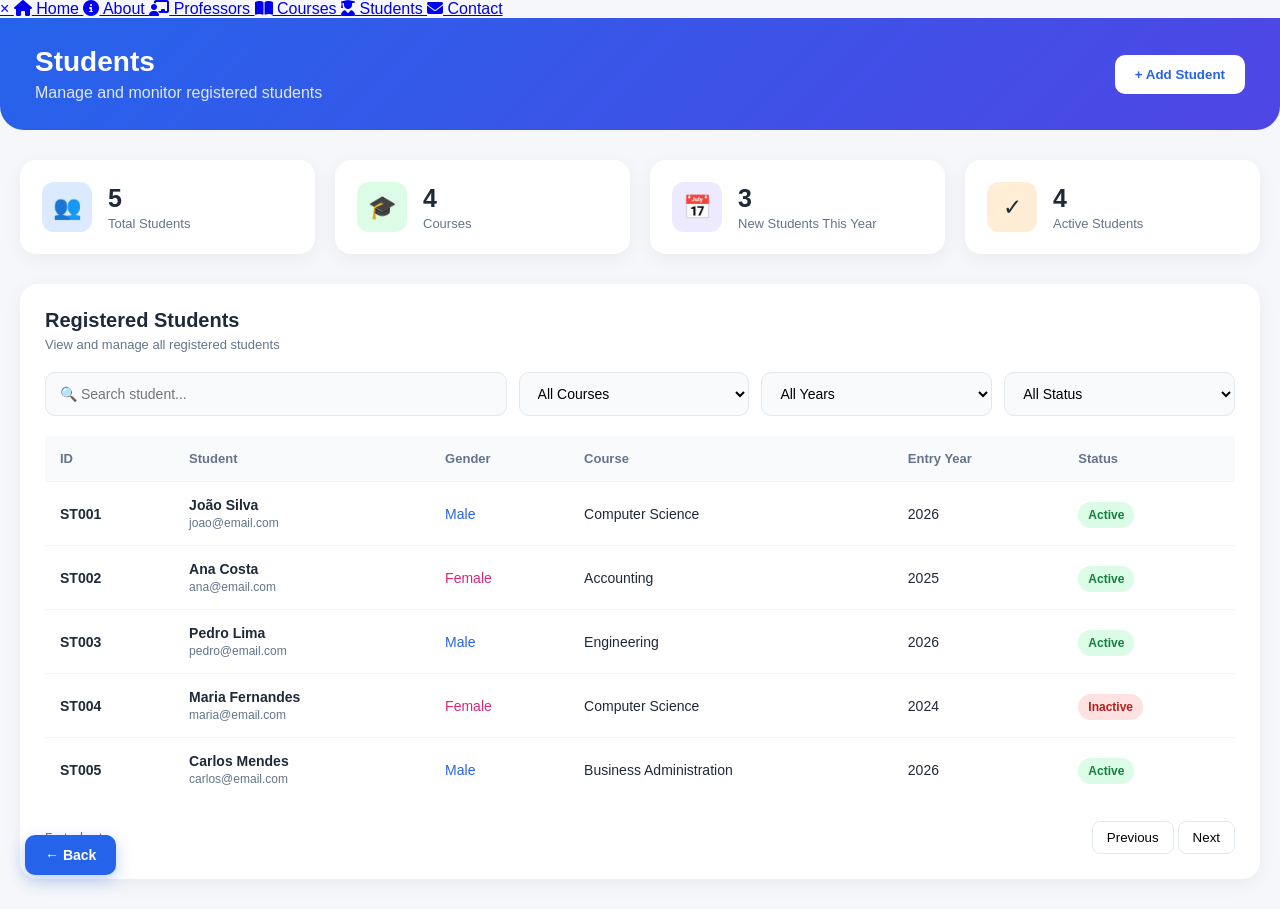
<file: students.html>
<!DOCTYPE html>
<html lang="pt">

<head>

<link rel="stylesheet"
      href="https://cdnjs.cloudflare.com/ajax/libs/font-awesome/6.5.2/css/all.min.css">

    <meta charset="UTF-8">
    <meta name="viewport" content="width=device-width, initial-scale=1.0">

    <title>Students | Student Management</title>

    <!-- CSS -->
    <link rel="stylesheet" href="students.css">
</head>

<body>


<body>

    <!-- ================= SIDE MENU ================= -->

    <div id="menu" class="sidebar">

        <!-- CLOSE -->
        <a href="javascript:void(0)"
           class="closebtn"
           onclick="fecharMenu()">
            &times;
        </a>


        <!-- HOME -->
        <a href="index.html">
            <i class="fa-solid fa-house"></i>
            Home
        </a>


        <!-- ABOUT -->
        <a href="#" onclick="abrirAbout()">
            <i class="fa-solid fa-circle-info"></i>
            About
        </a>


        <!-- PROFESSORS -->
        <a href="#">
            <i class="fa-solid fa-chalkboard-user"></i>
            Professors
        </a>


        <!-- COURSES -->
        <a href="#">
            <i class="fa-solid fa-book-open"></i>
            Courses
        </a>


        <!-- STUDENTS -->
        <a href="students.html" class="active-menu">
            <i class="fa-solid fa-user-graduate"></i>
            Students
        </a>


        <!-- CONTACT -->
        <a href="#">
            <i class="fa-solid fa-envelope"></i>
            Contact
        </a>

    </div>

    <!-- HEADER -->
    <header class="header">

        <div class="header-content">

            <div>
                <h1>Students</h1>
                <p>Manage and monitor registered students</p>
            </div>

            <button class="add-btn">
                + Add Student
            </button>

        </div>

    </header>


    <!-- MAIN -->
    <main class="container">


        <!-- STATISTICS -->
        <section class="cards">

            <div class="card">

                <div class="card-icon blue">
                    👥
                </div>

                <div>
                    <h2 id="totalStudents">0</h2>
                    <p>Total Students</p>
                </div>

            </div>


            <div class="card">

                <div class="card-icon green">
                    🎓
                </div>

                <div>
                    <h2 id="totalCourses">0</h2>
                    <p>Courses</p>
                </div>

            </div>


            <div class="card">

                <div class="card-icon purple">
                    📅
                </div>

                <div>
                    <h2 id="thisYear">0</h2>
                    <p>New Students This Year</p>
                </div>

            </div>


            <div class="card">

                <div class="card-icon orange">
                    ✓
                </div>

                <div>
                    <h2 id="activeStudents">0</h2>
                    <p>Active Students</p>
                </div>

            </div>

        </section>



        <!-- STUDENTS TABLE -->
        <section class="table-container">

            <div class="table-header">

                <div>
                    <h2>Registered Students</h2>
                    <p>View and manage all registered students</p>
                </div>

            </div>


            <!-- FILTERS -->

            <div class="filters">

                <input
                    type="text"
                    id="search"
                    placeholder="🔍 Search student..."
                >


                <select id="courseFilter">

                    <option value="">
                        All Courses
                    </option>

                </select>


                <select id="yearFilter">

                    <option value="">
                        All Years
                    </option>

                </select>


                <select id="statusFilter">

                    <option value="">
                        All Status
                    </option>

                    <option value="Active">
                        Active
                    </option>

                    <option value="Inactive">
                        Inactive
                    </option>

                </select>

            </div>



            <!-- TABLE -->

            <div class="table-wrapper">

                <table>

                    <thead>

                        <tr>

                            <th>ID</th>

                            <th>Student</th>

                            <th>Gender</th>

                            <th>Course</th>

                            <th>Entry Year</th>

                            <th>Status</th>

                        </tr>

                    </thead>


                    <tbody id="studentTable">

                    </tbody>

                </table>

            </div>



            <!-- PAGINATION -->

            <div class="pagination">

                <span id="resultCount">
                    0 students
                </span>

                <div>

                    <button>
                        Previous
                    </button>

                    <button>
                        Next
                    </button>

                </div>

            </div>

        </section>

    </main>


    <!-- JAVASCRIPT -->
    <script src="students.js"></script>


    <!-- BACK BUTTON -->
<a href="index.html" class="back-btn">
    ← Back
</a>
</body>


</html>
</file>
<file: students.css>
/* ================================
   GENERAL
================================ */

* {
    margin: 0;
    padding: 0;
    box-sizing: border-box;
    font-family: "Inter", Arial, sans-serif;
}

body {
    background: #f5f7fb;
    color: #1e293b;
}


/* ================================
   HEADER
================================ */

.header {
    background: linear-gradient(
        135deg,
        #2563eb,
        #4f46e5
    );

    color: white;

    padding: 28px 35px;

    border-radius: 0 0 24px 24px;
}


.header-content {
    max-width: 1400px;
    margin: auto;

    display: flex;
    justify-content: space-between;
    align-items: center;
}


.header h1 {
    font-size: 28px;
    margin-bottom: 6px;
}


.header p {
    opacity: 0.85;
}


/* ADD BUTTON */

.add-btn {
    border: none;

    background: white;
    color: #2563eb;

    padding: 12px 20px;

    border-radius: 10px;

    font-weight: bold;

    cursor: pointer;

    transition: 0.2s;
}


.add-btn:hover {
    transform: translateY(-2px);

    box-shadow:
        0 8px 20px rgba(0, 0, 0, 0.15);
}



/* ================================
   MAIN
================================ */

.container {
    max-width: 1400px;

    margin: 30px auto;

    padding: 0 20px;
}



/* ================================
   STATISTICS CARDS
================================ */

.cards {

    display: grid;

    grid-template-columns:
        repeat(4, 1fr);

    gap: 20px;

    margin-bottom: 30px;
}


.card {

    background: white;

    padding: 22px;

    border-radius: 16px;

    box-shadow:
        0 5px 20px rgba(0, 0, 0, 0.05);

    display: flex;

    align-items: center;

    gap: 16px;
}


.card-icon {

    width: 50px;
    height: 50px;

    border-radius: 12px;

    display: flex;

    align-items: center;
    justify-content: center;

    font-size: 23px;
}


.blue {
    background: #dbeafe;
}


.green {
    background: #dcfce7;
}


.purple {
    background: #ede9fe;
}


.orange {
    background: #ffedd5;
}


.card h2 {
    font-size: 25px;
}


.card p {
    color: #64748b;

    font-size: 13px;

    margin-top: 3px;
}



/* ================================
   TABLE CONTAINER
================================ */

.table-container {

    background: white;

    border-radius: 18px;

    padding: 25px;

    box-shadow:
        0 5px 20px rgba(0, 0, 0, 0.05);
}


.table-header {

    display: flex;

    justify-content: space-between;

    align-items: center;

    margin-bottom: 20px;
}


.table-header h2 {
    font-size: 20px;
}


.table-header p {
    color: #64748b;

    font-size: 13px;

    margin-top: 5px;
}



/* ================================
   FILTERS
================================ */

.filters {

    display: grid;

    grid-template-columns:
        2fr 1fr 1fr 1fr;

    gap: 12px;

    margin-bottom: 20px;
}


.filters input,
.filters select {

    padding: 12px 14px;

    border: 1px solid #e2e8f0;

    border-radius: 10px;

    outline: none;

    background: #f8fafc;

    font-size: 14px;
}


.filters input:focus,
.filters select:focus {

    border-color: #2563eb;

    background: white;
}



/* ================================
   TABLE
================================ */

.table-wrapper {
    overflow-x: auto;
}


table {

    width: 100%;

    border-collapse: collapse;

    min-width: 850px;
}


thead {
    background: #f8fafc;
}


th {

    text-align: left;

    padding: 15px;

    font-size: 13px;

    color: #64748b;

    font-weight: 600;
}


td {

    padding: 15px;

    border-top:
        1px solid #f1f5f9;

    font-size: 14px;
}


tbody tr:hover {
    background: #f8fafc;
}


.student-name {
    font-weight: 600;
}


.student-email {

    font-size: 12px;

    color: #64748b;

    margin-top: 3px;
}



/* ================================
   STATUS
================================ */

.badge {

    padding: 6px 10px;

    border-radius: 20px;

    font-size: 12px;

    font-weight: 600;
}


.active {

    background: #dcfce7;

    color: #15803d;
}


.inactive {

    background: #fee2e2;

    color: #b91c1c;
}


.male {
    color: #2563eb;
}


.female {
    color: #db2777;
}



/* ================================
   PAGINATION
================================ */

.pagination {

    display: flex;

    justify-content: space-between;

    align-items: center;

    margin-top: 20px;

    color: #64748b;

    font-size: 14px;
}


.pagination button {

    padding: 8px 14px;

    border:
        1px solid #e2e8f0;

    background: white;

    border-radius: 8px;

    cursor: pointer;
}


.pagination button:hover {
    background: #f1f5f9;
}



/* ================================
   RESPONSIVE
================================ */

@media (max-width: 1000px) {

    .cards {

        grid-template-columns:
            repeat(2, 1fr);
    }


    .filters {

        grid-template-columns:
            1fr 1fr;
    }
}


@media (max-width: 600px) {

    .header {

        padding: 22px 20px;
    }


    .header-content {

        align-items: flex-start;

        gap: 15px;
    }


    .header h1 {
        font-size: 22px;
    }


    .add-btn {

        padding:
            10px 14px;
    }


    .cards {

        grid-template-columns:
            1fr;
    }


    .filters {

        grid-template-columns:
            1fr;
    }


    .table-container {

        padding: 15px;
    }

}

/* ================================
   BACK BUTTON - BOTTOM LEFT
================================ */

.back-btn {
    position: fixed;

    left: 25px;
    bottom: 25px;

    display: flex;
    align-items: center;
    gap: 8px;

    padding: 12px 20px;

    background: #2563eb;
    color: white;

    text-decoration: none;

    border-radius: 10px;

    font-size: 14px;
    font-weight: 600;

    box-shadow: 0 5px 15px rgba(37, 99, 235, 0.30);

    transition: all 0.2s ease;

    z-index: 1000;
}

.back-btn:hover {
    background: #1d4ed8;

    transform: translateY(-3px);

    box-shadow: 0 8px 20px rgba(37, 99, 235, 0.40);
}

/* ===== COURSES ===== */

.courses-overlay {
    display: none;
    position: fixed;
    inset: 0;
    z-index: 9999;
    background: rgba(5, 15, 30, 0.97);
    overflow-y: auto;
    padding: 60px 25px;
}

.courses-container {
    max-width: 1100px;
    margin: auto;
}

.courses-close {
    position: fixed;
    top: 20px;
    right: 30px;
    background: none;
    border: none;
    color: white;
    font-size: 35px;
    cursor: pointer;
}

.courses-header {
    text-align: center;
    margin-bottom: 35px;
}

.courses-header span {
    color: #19c6ff;
    font-size: 13px;
    font-weight: bold;
}

.courses-header h2 {
    color: white;
    font-size: 38px;
    margin: 10px;
}

.courses-header p {
    color: #bbb;
}

.courses-grid {
    display: grid;
    grid-template-columns: repeat(2, 1fr);
    gap: 20px;
}

.course-card {
    display: flex;
    gap: 20px;
    padding: 25px;
    background: rgba(255,255,255,0.08);
    border: 1px solid rgba(255,255,255,0.15);
    border-radius: 15px;
}

.course-icon {
    color: #19c6ff;
    font-size: 30px;
    min-width: 50px;
}

.course-content h3 {
    color: white;
    margin: 5px 0;
}

.course-content p {
    color: #bbb;
    line-height: 1.5;
}

.course-content button {
    background: none;
    border: none;
    color: #19c6ff;
    cursor: pointer;
    font-weight: bold;
}

/* ===== COURSE DETAILS ===== */

.course-info-modal {
    display: none;
    position: fixed;
    inset: 0;
    z-index: 10000;
    background: rgba(0,0,0,0.75);
    align-items: center;
    justify-content: center;
    padding: 20px;
}

.course-info-box {
    background: #101d2d;
    color: white;
    max-width: 600px;
    padding: 35px;
    border-radius: 15px;
    position: relative;
}

.course-info-box h2 {
    color: #19c6ff;
}

.course-info-box p,
.course-info-box li {
    color: #ccc;
    line-height: 1.6;
}

.course-info-close {
    position: absolute;
    right: 15px;
    top: 10px;
    background: none;
    border: none;
    color: white;
    font-size: 30px;
    cursor: pointer;
}

/* ===== MOBILE ===== */

@media (max-width: 700px) {
    .courses-grid {
        grid-template-columns: 1fr;
    }

    .courses-header h2 {
        font-size: 30px;
    }
}
</file>
